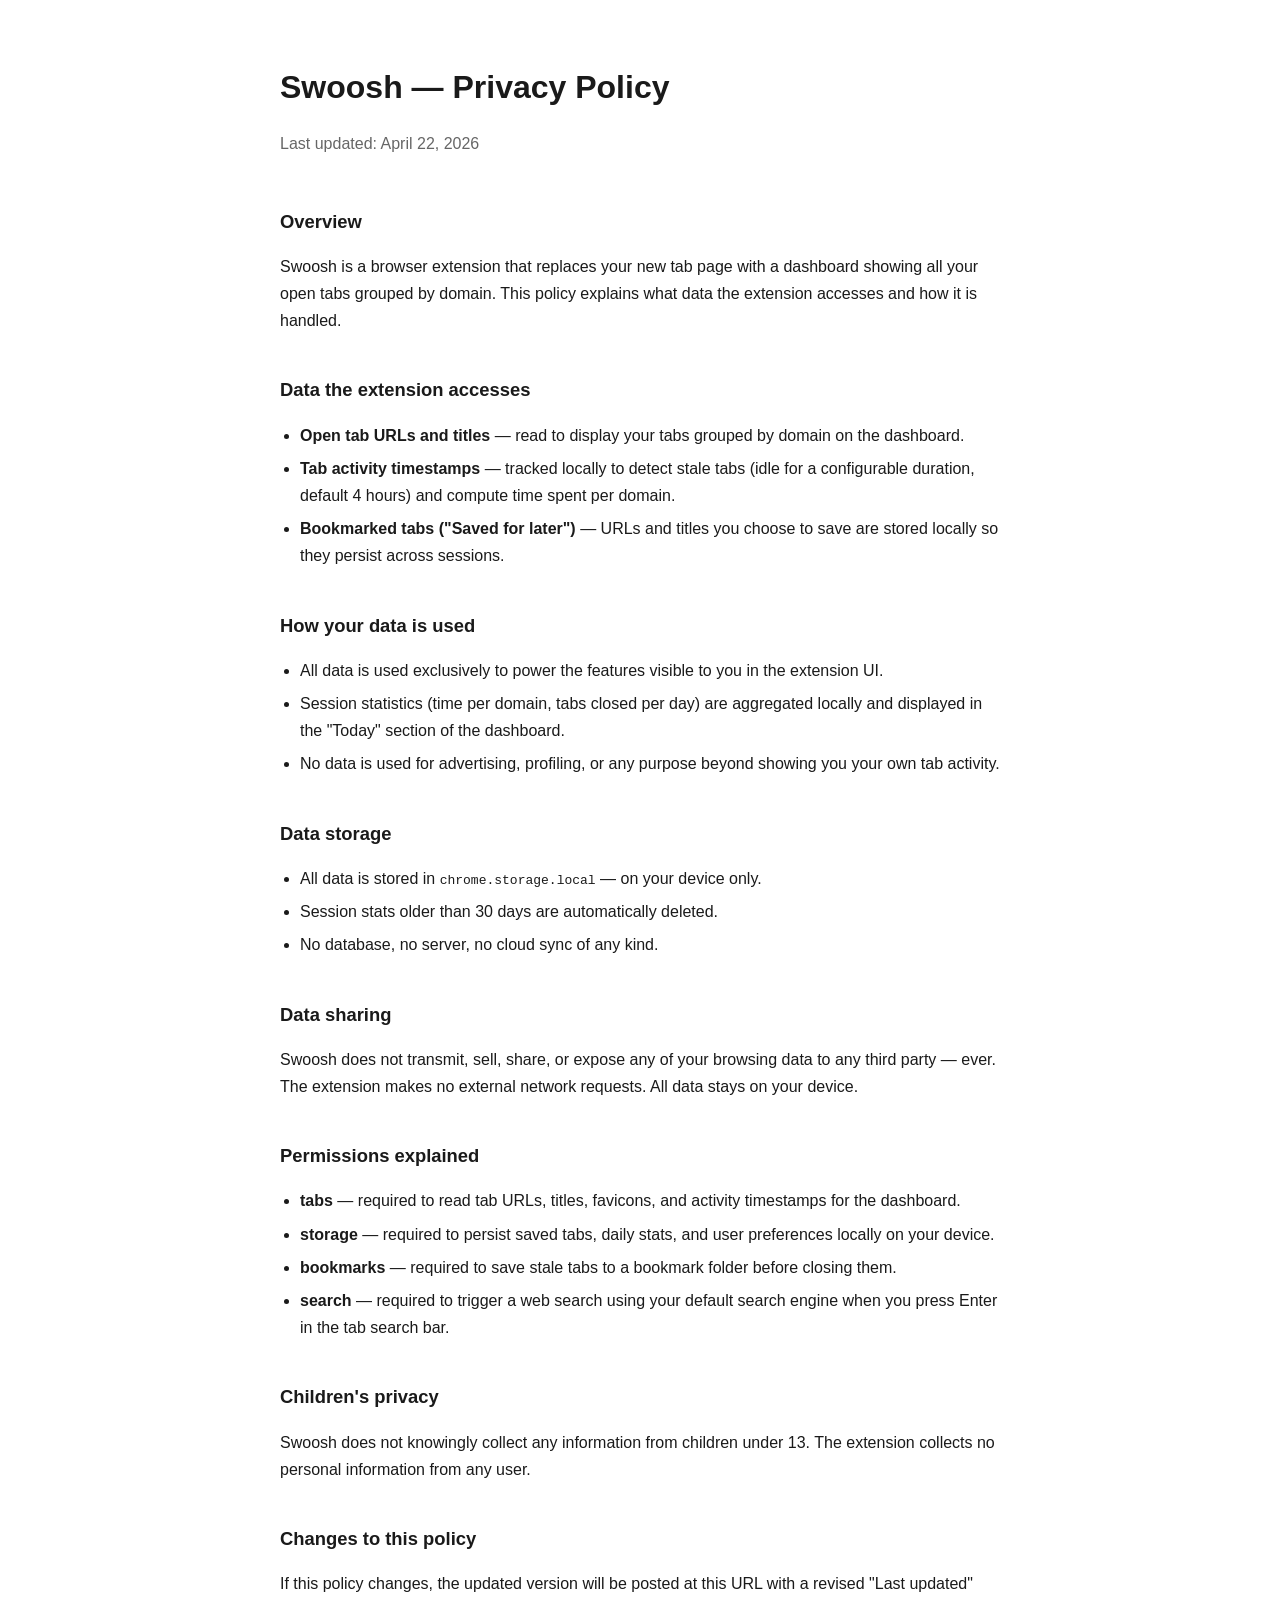
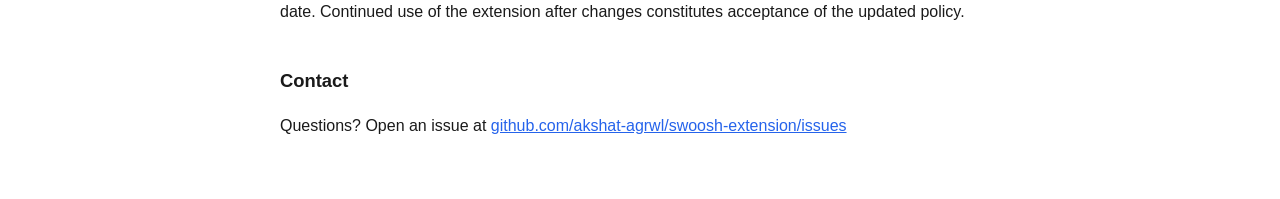
<file: docs/index.html>
<!DOCTYPE html>
<html lang="en">
<head>
  <meta charset="UTF-8" />
  <meta http-equiv="refresh" content="0; url=privacy-policy.html" />
  <title>Swoosh</title>
</head>
<body>
  <a href="privacy-policy.html">Privacy Policy</a>
</body>
</html>
</file>
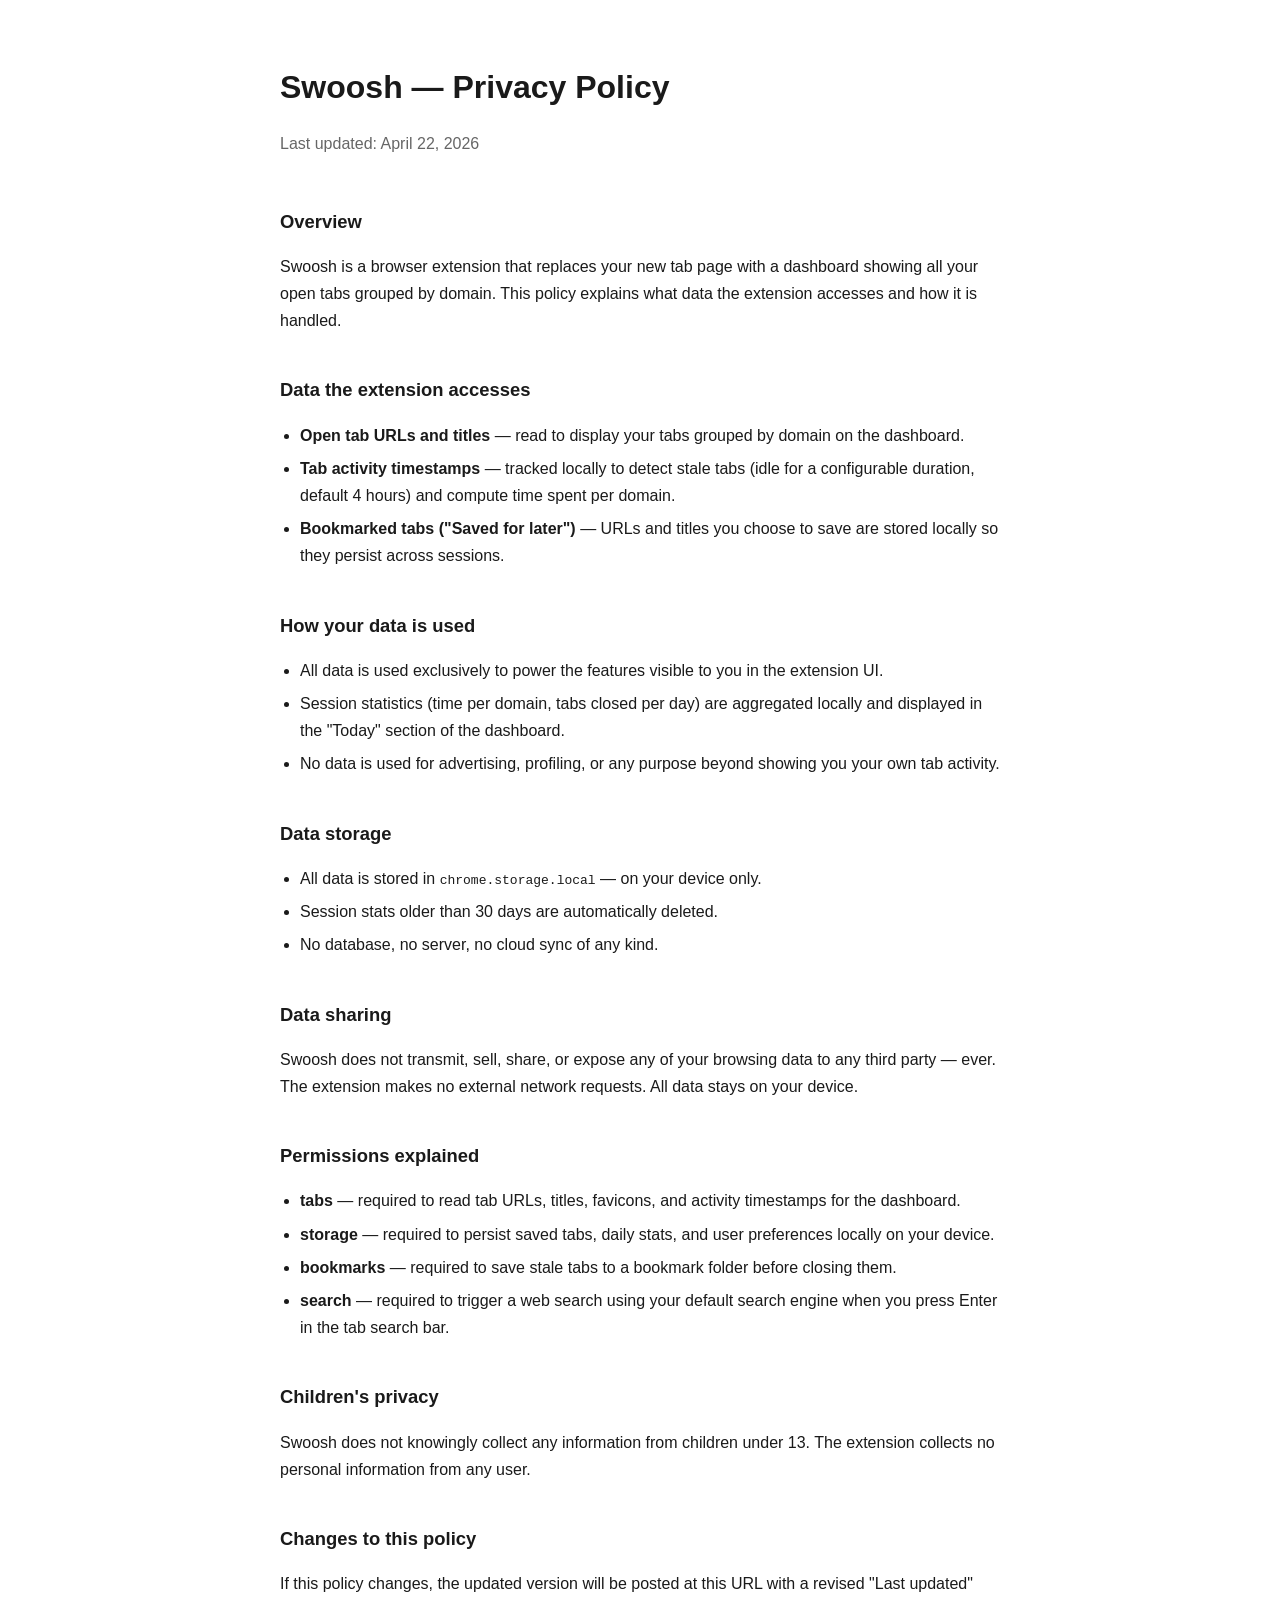
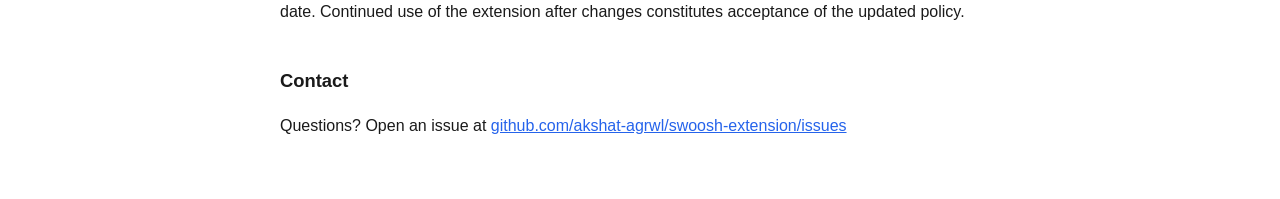
<file: docs/privacy-policy.html>
<!DOCTYPE html>
<html lang="en">
<head>
  <meta charset="UTF-8" />
  <meta name="viewport" content="width=device-width, initial-scale=1.0" />
  <title>Swoosh — Privacy Policy</title>
  <style>
    body {
      font-family: -apple-system, BlinkMacSystemFont, 'Segoe UI', sans-serif;
      max-width: 720px;
      margin: 60px auto;
      padding: 0 24px;
      color: #1a1a1a;
      line-height: 1.7;
    }
    h1 { font-size: 2rem; margin-bottom: 4px; }
    .subtitle { color: #666; margin-bottom: 48px; }
    h2 { font-size: 1.15rem; margin-top: 40px; }
    ul { padding-left: 20px; }
    li { margin-bottom: 6px; }
    a { color: #2563eb; }
  </style>
</head>
<body>

<h1>Swoosh — Privacy Policy</h1>
<p class="subtitle">Last updated: April 22, 2026</p>

<h2>Overview</h2>
<p>
  Swoosh is a browser extension that replaces your new tab page with a dashboard
  showing all your open tabs grouped by domain. This policy explains what data the
  extension accesses and how it is handled.
</p>

<h2>Data the extension accesses</h2>
<ul>
  <li><strong>Open tab URLs and titles</strong> — read to display your tabs grouped by domain on the dashboard.</li>
  <li><strong>Tab activity timestamps</strong> — tracked locally to detect stale tabs (idle for a configurable duration, default 4 hours) and compute time spent per domain.</li>
  <li><strong>Bookmarked tabs ("Saved for later")</strong> — URLs and titles you choose to save are stored locally so they persist across sessions.</li>
</ul>

<h2>How your data is used</h2>
<ul>
  <li>All data is used exclusively to power the features visible to you in the extension UI.</li>
  <li>Session statistics (time per domain, tabs closed per day) are aggregated locally and displayed in the "Today" section of the dashboard.</li>
  <li>No data is used for advertising, profiling, or any purpose beyond showing you your own tab activity.</li>
</ul>

<h2>Data storage</h2>
<ul>
  <li>All data is stored in <code>chrome.storage.local</code> — on your device only.</li>
  <li>Session stats older than 30 days are automatically deleted.</li>
  <li>No database, no server, no cloud sync of any kind.</li>
</ul>

<h2>Data sharing</h2>
<p>
  Swoosh does not transmit, sell, share, or expose any of your browsing data to any
  third party — ever. The extension makes no external network requests. All data
  stays on your device.
</p>

<h2>Permissions explained</h2>
<ul>
  <li><strong>tabs</strong> — required to read tab URLs, titles, favicons, and activity timestamps for the dashboard.</li>
  <li><strong>storage</strong> — required to persist saved tabs, daily stats, and user preferences locally on your device.</li>
  <li><strong>bookmarks</strong> — required to save stale tabs to a bookmark folder before closing them.</li>
  <li><strong>search</strong> — required to trigger a web search using your default search engine when you press Enter in the tab search bar.</li>
</ul>

<h2>Children's privacy</h2>
<p>
  Swoosh does not knowingly collect any information from children under 13.
  The extension collects no personal information from any user.
</p>

<h2>Changes to this policy</h2>
<p>
  If this policy changes, the updated version will be posted at this URL with a revised
  "Last updated" date. Continued use of the extension after changes constitutes acceptance
  of the updated policy.
</p>

<h2>Contact</h2>
<p>
  Questions? Open an issue at
  <a href="https://github.com/akshat-agrwl/swoosh-extension/issues">
    github.com/akshat-agrwl/swoosh-extension/issues
  </a>
</p>

</body>
</html>
</file>
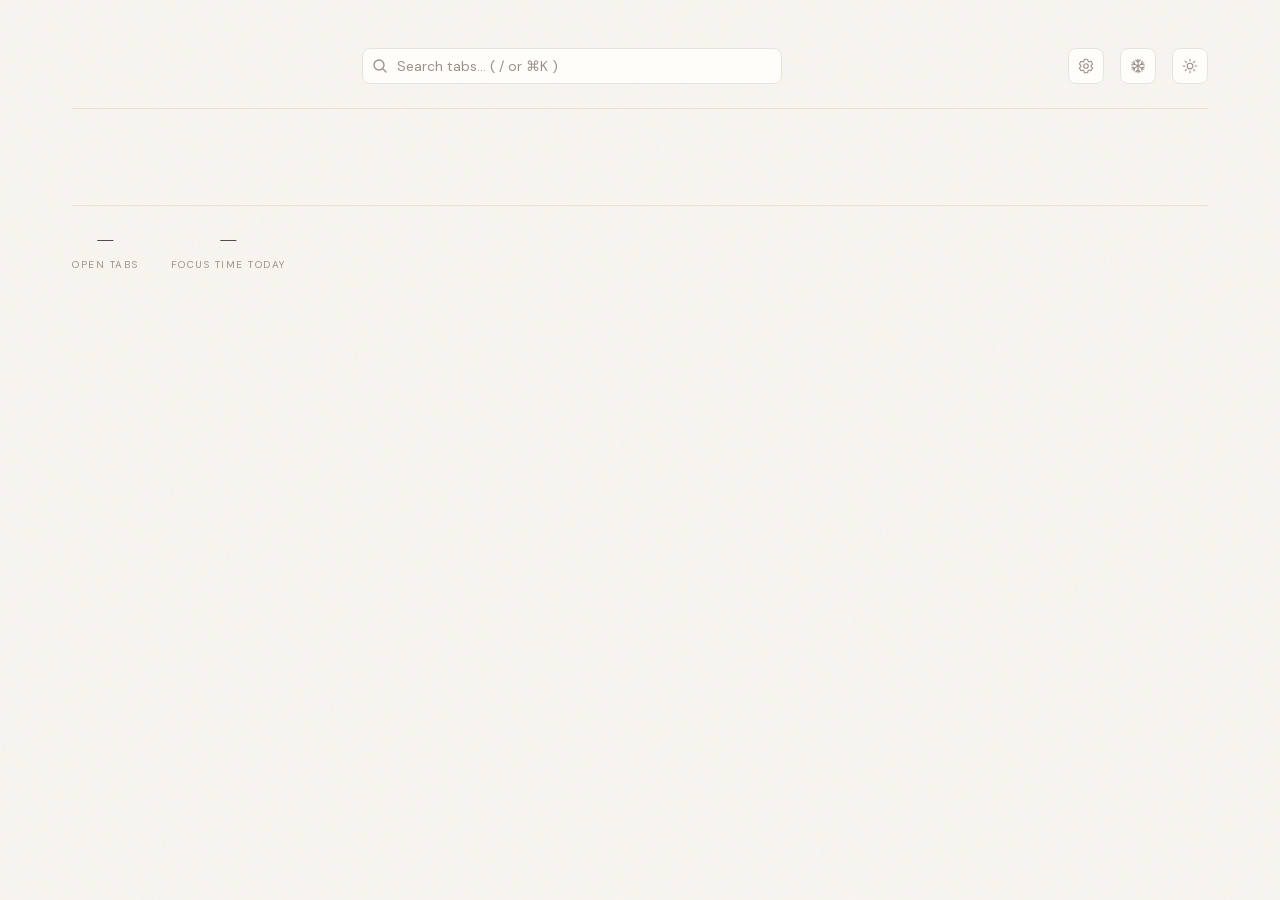
<file: extension/newtab.html>
<!DOCTYPE html>
<html lang="en">
<head>
  <meta charset="UTF-8" />
  <meta name="viewport" content="width=device-width, initial-scale=1.0" />
  <title>Swoosh</title>
  <link rel="icon" type="image/png" href="favicon/favicon-96x96.png" sizes="96x96" />
  <link rel="icon" type="image/svg+xml" href="favicon/favicon.svg" />
  <link rel="shortcut icon" href="favicon/favicon.ico" />
  <link rel="apple-touch-icon" sizes="180x180" href="favicon/apple-touch-icon.png" />
  <link rel="manifest" href="favicon/site.webmanifest" />

  <link rel="stylesheet" href="fonts/fonts.css">
  <link rel="stylesheet" href="style.css">
</head>
<body>

<div class="container">

  <!-- ================================================================
       HEADER — greeting on the left
       ================================================================ -->
  <header>
    <div class="header-left">
      <div class="greeting-row">
        <h1 id="greeting"></h1>
        <div class="clock" id="clockDisplay"></div>
      </div>
    </div>
    <div class="header-center">
      <div class="universal-search-wrap">
        <div class="google-search-box">
          <svg class="search-icon" xmlns="http://www.w3.org/2000/svg" fill="none" viewBox="0 0 24 24" stroke-width="2" stroke="currentColor"><path stroke-linecap="round" stroke-linejoin="round" d="m21 21-5.197-5.197m0 0A7.5 7.5 0 1 0 5.196 5.196a7.5 7.5 0 0 0 10.607 10.607Z" /></svg>
          <input type="text" id="googleSearchInput" placeholder="Search tabs… ( / or ⌘K )" autocomplete="off" role="combobox" aria-autocomplete="list" aria-controls="universalSearchDropdown" aria-expanded="false">
        </div>
        <div class="universal-search-dropdown" id="universalSearchDropdown" role="listbox" hidden></div>
      </div>
    </div>
    <div class="header-right">
      <div class="settings-wrap">
        <button class="theme-toggle" id="settingsToggle" data-tooltip="Settings" aria-expanded="false" aria-controls="settingsPopover">
          <svg class="theme-icon" xmlns="http://www.w3.org/2000/svg" fill="none" viewBox="0 0 24 24" stroke-width="1.5" stroke="currentColor"><path stroke-linecap="round" stroke-linejoin="round" d="M9.594 3.94c.09-.542.56-.94 1.11-.94h2.593c.55 0 1.02.398 1.11.94l.213 1.281c.063.374.313.686.645.87.074.04.147.083.22.127.325.196.72.257 1.075.124l1.217-.456a1.125 1.125 0 0 1 1.37.49l1.296 2.247a1.125 1.125 0 0 1-.26 1.431l-1.003.827c-.293.241-.438.613-.43.992a7.723 7.723 0 0 1 0 .255c-.008.378.137.75.43.991l1.004.827c.424.35.534.955.26 1.43l-1.298 2.247a1.125 1.125 0 0 1-1.369.491l-1.217-.456c-.355-.133-.75-.072-1.076.124a6.47 6.47 0 0 1-.22.128c-.331.183-.581.495-.644.869l-.213 1.281c-.09.543-.56.94-1.11.94h-2.594c-.55 0-1.019-.398-1.11-.94l-.213-1.281c-.062-.374-.312-.686-.644-.87a6.52 6.52 0 0 1-.22-.127c-.325-.196-.72-.257-1.076-.124l-1.217.456a1.125 1.125 0 0 1-1.369-.49l-1.297-2.247a1.125 1.125 0 0 1 .26-1.431l1.004-.827c.292-.24.437-.613.43-.991a6.932 6.932 0 0 1 0-.255c.007-.38-.138-.751-.43-.992l-1.004-.827a1.125 1.125 0 0 1-.26-1.43l1.297-2.247a1.125 1.125 0 0 1 1.37-.491l1.216.456c.356.133.751.072 1.076-.124.072-.044.146-.086.22-.128.332-.183.582-.495.644-.869l.214-1.28Z" /><path stroke-linecap="round" stroke-linejoin="round" d="M15 12a3 3 0 1 1-6 0 3 3 0 0 1 6 0Z" /></svg>
        </button>
        <div class="settings-popover" id="settingsPopover">
          <div class="settings-label">Stale tabs after</div>
          <div class="settings-options" id="staleOptions">
            <button class="settings-opt" data-hours="1">1 hour</button>
            <button class="settings-opt" data-hours="2">2 hours</button>
            <button class="settings-opt" data-hours="4">4 hours</button>
            <button class="settings-opt" data-hours="8">8 hours</button>
            <button class="settings-opt" data-hours="24">1 day</button>
            <button class="settings-opt" data-hours="72">3 days</button>
            <button class="settings-opt" data-hours="168">1 week</button>
            <button class="settings-opt" data-hours="336">2 weeks</button>
          </div>
        </div>
      </div>
      <button class="theme-toggle" id="paletteToggle" data-tooltip="Toggle palette">
        <svg class="theme-icon palette-icon-warm" xmlns="http://www.w3.org/2000/svg" fill="none" viewBox="0 0 24 24" stroke-width="1.5" stroke="currentColor"><path stroke-linecap="round" stroke-linejoin="round" d="M15.362 5.214A8.252 8.252 0 0 1 12 21 8.25 8.25 0 0 1 6.038 7.047 8.287 8.287 0 0 0 9 9.601a8.983 8.983 0 0 1 3.361-6.867 8.21 8.21 0 0 0 3 2.48Z" /><path stroke-linecap="round" stroke-linejoin="round" d="M12 18a3.75 3.75 0 0 0 .495-7.468 5.99 5.99 0 0 0-1.925 3.547 5.975 5.975 0 0 1-2.133-1.001A3.75 3.75 0 0 0 12 18Z" /></svg>
        <svg class="theme-icon palette-icon-cool" xmlns="http://www.w3.org/2000/svg" fill="none" viewBox="0 0 24 24" stroke-width="1.5" stroke="currentColor" stroke-linecap="round" stroke-linejoin="round"><path d="M12 17L9 20M12 17L15 20M12 17V12M12 17V21M12 7L9 4M12 7L15 4M12 7V12M12 7V3M12 12L7.66985 9.49995M12 12L16.3301 14.4999M12 12L7.66985 14.4999M12 12L16.3301 9.49995M16.3301 14.4999L17.4282 18.598M16.3301 14.4999L20.4282 13.4019M16.3301 14.4999L19.7943 16.5M7.66985 9.49995L3.57178 10.598M7.66985 9.49995L6.57178 5.40187M7.66985 9.49995L4.20581 7.5M16.3301 9.49995L20.4282 10.598M16.3301 9.49995L17.4282 5.40187M16.3301 9.49995L19.7943 7.5M7.66985 14.4999L6.57178 18.598M7.66985 14.4999L3.57178 13.4019M7.66985 14.4999L4.20581 16.5" /></svg>
      </button>
      <button class="theme-toggle" id="themeToggle" data-tooltip="Toggle theme">
        <svg class="theme-icon theme-icon-light" xmlns="http://www.w3.org/2000/svg" fill="none" viewBox="0 0 24 24" stroke-width="1.5" stroke="currentColor"><path stroke-linecap="round" stroke-linejoin="round" d="M12 3v2.25m6.364.386-1.591 1.591M21 12h-2.25m-.386 6.364-1.591-1.591M12 18.75V21m-4.773-4.227-1.591 1.591M5.25 12H3m4.227-4.773L5.636 5.636M15.75 12a3.75 3.75 0 1 1-7.5 0 3.75 3.75 0 0 1 7.5 0Z" /></svg>
        <svg class="theme-icon theme-icon-dark" xmlns="http://www.w3.org/2000/svg" fill="none" viewBox="0 0 24 24" stroke-width="1.5" stroke="currentColor"><path stroke-linecap="round" stroke-linejoin="round" d="M21.752 15.002A9.72 9.72 0 0 1 18 15.75c-5.385 0-9.75-4.365-9.75-9.75 0-1.33.266-2.597.748-3.752A9.753 9.753 0 0 0 3 11.25C3 16.635 7.365 21 12.75 21a9.753 9.753 0 0 0 9.002-5.998Z" /></svg>
      </button>
    </div>
  </header>

  <!-- ================================================================
       MAIN CONTENT AREA
       ================================================================ -->
  <div class="dashboard-columns" id="dashboardColumns">

    <!-- LEFT COLUMN: Open tabs -->
    <div class="active-section" id="openTabsSection" style="display:none">
      <div class="col-heading">Open Tabs</div>
      <div class="stale-banner" id="staleBanner" role="status" aria-live="polite" style="display:none">
        <div class="stale-banner-top">
          <div class="stale-banner-identity" id="staleBannerIdentity">
            <div class="tab-cleanup-icon" aria-hidden="true">
              <svg xmlns="http://www.w3.org/2000/svg" fill="none" viewBox="0 0 24 24" stroke-width="1.5" stroke="currentColor">
                <path stroke-linecap="round" stroke-linejoin="round" d="M12 6v6h4.5m4.5 0a9 9 0 1 1-18 0 9 9 0 0 1 18 0Z" />
              </svg>
            </div>
            <span class="stale-banner-title">Stale Tabs</span>
            <span class="stale-banner-count" id="staleBannerCount"></span>
          </div>
          <div class="stale-banner-actions">
            <button class="tab-cleanup-btn tab-cleanup-btn-primary" data-action="save-and-close-stale-tabs" id="staleBannerSaveBtn">Save &amp; close all</button>
            <button class="tab-cleanup-btn tab-cleanup-btn-secondary" data-action="close-stale-tabs" id="staleBannerBtn">Close all</button>
          </div>
        </div>
        <div class="stale-banner-list" id="staleBannerList"></div>
      </div>
      <div class="missions" id="openTabsMissions"></div>
    </div>

    <!-- RIGHT COLUMN: Saved for Later checklist -->
    <div class="deferred-column" id="deferredColumn" style="display:none">
      <div class="col-heading">Saved for Later</div>
      <div class="deferred-list" id="deferredList"></div>
      <div class="deferred-empty" id="deferredEmpty" style="display:none">
        Nothing saved. Living in the moment.
      </div>
      <div class="deferred-archive" id="deferredArchive" style="display:none">
        <button class="archive-toggle" id="archiveToggle">
          <svg class="archive-chevron" xmlns="http://www.w3.org/2000/svg" fill="none" viewBox="0 0 24 24" stroke-width="2" stroke="currentColor"><path stroke-linecap="round" stroke-linejoin="round" d="m19.5 8.25-7.5 7.5-7.5-7.5" /></svg>
          Archive
          <span class="archive-count" id="archiveCount"></span>
        </button>
        <div class="archive-body" id="archiveBody">
          <input type="text" class="archive-search" id="archiveSearch" placeholder="Search archived tabs...">
          <div class="archive-list" id="archiveList"></div>
        </div>
      </div>
    </div>

  </div><!-- end .dashboard-columns -->

  <!-- ================================================================
       STATS SECTION
       ================================================================ -->
  <div class="stats-section" id="statsSection" style="display:none">
    <div class="stats-grid" id="statsGrid"></div>
  </div>

  <!-- ================================================================
       FOOTER
       ================================================================ -->
  <footer>
    <div class="footer-stats">
      <div class="stat">
        <div class="stat-num" id="statTabs">—</div>
        <div class="stat-label">Open tabs</div>
      </div>
      <div class="stat">
        <div class="stat-num" id="statActiveTime">—</div>
        <div class="stat-label">Focus time today</div>
      </div>
    </div>
  </footer>

</div><!-- end .container -->

<!-- TOAST -->
<div class="toast" id="toast">
  <svg xmlns="http://www.w3.org/2000/svg" fill="none" viewBox="0 0 24 24" stroke-width="2" stroke="currentColor">
    <path stroke-linecap="round" stroke-linejoin="round" d="M9 12.75 11.25 15 15 9.75M21 12a9 9 0 1 1-18 0 9 9 0 0 1 18 0Z" />
  </svg>
  <span id="toastText"></span>
  <button class="toast-undo" id="toastUndo" hidden>Undo</button>
</div>


<!-- Storage layer (chrome.storage adapter) -->
<script src="storage.js"></script>
<!-- Main dashboard logic -->
<script src="app.js"></script>
</body>
</html>
</file>
<file: extension/fonts/fonts.css>
@font-face {
  font-family: 'DM Sans';
  font-style: normal;
  font-weight: 300;
  font-display: swap;
  src: url(dm-sans.woff2) format('woff2');
}
@font-face {
  font-family: 'DM Sans';
  font-style: normal;
  font-weight: 400;
  font-display: swap;
  src: url(dm-sans.woff2) format('woff2');
}
@font-face {
  font-family: 'DM Sans';
  font-style: normal;
  font-weight: 500;
  font-display: swap;
  src: url(dm-sans.woff2) format('woff2');
}
@font-face {
  font-family: 'DM Sans';
  font-style: normal;
  font-weight: 600;
  font-display: swap;
  src: url(dm-sans.woff2) format('woff2');
}
@font-face {
  font-family: 'Newsreader';
  font-style: italic;
  font-weight: 300;
  font-display: swap;
  src: url(newsreader-italic.woff2) format('woff2');
}
@font-face {
  font-family: 'Newsreader';
  font-style: italic;
  font-weight: 400;
  font-display: swap;
  src: url(newsreader-italic.woff2) format('woff2');
}
@font-face {
  font-family: 'Newsreader';
  font-style: normal;
  font-weight: 300;
  font-display: swap;
  src: url(newsreader.woff2) format('woff2');
}
@font-face {
  font-family: 'Newsreader';
  font-style: normal;
  font-weight: 400;
  font-display: swap;
  src: url(newsreader.woff2) format('woff2');
}
@font-face {
  font-family: 'Newsreader';
  font-style: normal;
  font-weight: 500;
  font-display: swap;
  src: url(newsreader.woff2) format('woff2');
}
</file>
<file: extension/style.css>
/* ============================================================
   Tab Mission Control — Dashboard Styles
   Extracted directly from mockup.html — do not modify unless
   also updating the mockup. This is the approved design.
   ============================================================ */

:root {
  --ink: #1a1613;
  --paper: #f8f5f0;
  --warm-gray: #e8e2da;
  --muted: #9a918a;
  --accent-amber: #4149d8;
  --accent-amber-rgb: 65, 73, 216;
  --accent-sage: #5a7a62;
  --accent-slate: #5a6b7a;
  --accent-rose: #b35a5a;
  --status-active: #3d7a4a;
  --status-cooling: #b8892e;
  --status-abandoned: #b35a5a;
  --card-bg: #fffdf9;
  --shadow: rgba(26, 22, 19, 0.06);
  --category-work: #4a7ab5;
  --category-social: #4a9a5a;
  --category-dev: #8a6ab5;
  --category-media: #b55a6a;
  --category-ai: #b5823a;
  --category-jio: #3535f3;

  /* Depth tokens (light mode) — see .cursor/rules/design-system.mdc */
  --banner-border: rgba(var(--accent-amber-rgb), 0.2);
  --banner-glow: rgba(var(--accent-amber-rgb), 0.08);
  --banner-shadow: 0 1px 2px rgba(26, 22, 19, 0.04), 0 6px 18px rgba(var(--accent-amber-rgb), 0.07);
  --banner-highlight: rgba(255, 255, 255, 0.7);
  --btn-shadow: 0 1px 2px rgba(var(--accent-amber-rgb), 0.28), 0 2px 8px rgba(var(--accent-amber-rgb), 0.22);
  --btn-shadow-hover: 0 2px 4px rgba(var(--accent-amber-rgb), 0.32), 0 4px 14px rgba(var(--accent-amber-rgb), 0.28);
  --btn-focus-ring: 0 0 0 3px rgba(var(--accent-amber-rgb), 0.22);
  --focus-ring: 0 0 0 3px rgba(var(--accent-amber-rgb), 0.22);
  --surface-raised: #ffffff;

  /* Card depth — more restrained than banner (cards are more numerous) */
  --card-shadow: 0 1px 2px rgba(26, 22, 19, 0.04), 0 2px 8px rgba(26, 22, 19, 0.03);
  --card-shadow-hover: 0 1px 2px rgba(26, 22, 19, 0.05), 0 8px 20px rgba(var(--accent-amber-rgb), 0.08);
  --card-highlight: rgba(255, 255, 255, 0.6);

  /* Motion */
  --ease-snappy: cubic-bezier(0.16, 1, 0.3, 1);
  --dur-fast: 150ms;
  --dur-base: 200ms;
}

* { margin: 0; padding: 0; box-sizing: border-box; }

body {
  font-family: 'DM Sans', sans-serif;
  background: var(--paper);
  color: var(--ink);
  min-height: 100vh;
  -webkit-font-smoothing: antialiased;
}

/* Never show the UA default outline — every interactive element defines
   its own `:focus-visible` ring using `--focus-ring`. This only strips
   the fallback; keyboard focus remains fully visible. */
*:focus {
  outline: none;
}

/* Subtle paper texture */
body::before {
  content: '';
  position: fixed;
  inset: 0;
  background-image: url("data:image/svg+xml,%3Csvg viewBox='0 0 256 256' xmlns='http://www.w3.org/2000/svg'%3E%3Cfilter id='noise'%3E%3CfeTurbulence type='fractalNoise' baseFrequency='0.9' numOctaves='4' stitchTiles='stitch'/%3E%3C/filter%3E%3Crect width='100%25' height='100%25' filter='url(%23noise)' opacity='0.03'/%3E%3C/svg%3E");
  pointer-events: none;
  z-index: 0;
}

.container {
  position: relative;
  z-index: 1;
  max-width: 1200px;
  margin: 0 auto;
  padding: 48px 32px 80px;
}

/* ---- Header ---- */
header {
  display: flex;
  justify-content: space-between;
  align-items: center;
  margin-bottom: 48px;
  padding-bottom: 24px;
  border-bottom: 1px solid var(--warm-gray);
}

.header-center {
  flex: 1;
  display: flex;
  justify-content: center;
  padding: 0 24px;
}

.greeting-row {
  display: flex;
  align-items: baseline;
  gap: 12px;
}

.greeting-row .clock {
  font-size: 14px;
  color: var(--muted);
  font-weight: 400;
  letter-spacing: 0.3px;
}

.header-left h1 {
  font-family: 'Newsreader', serif;
  font-weight: 300;
  font-size: 28px;
  letter-spacing: -0.5px;
  color: var(--ink);
}

.header-right {
  display: flex;
  align-items: center;
  gap: 8px;
}


.google-search-box {
  position: relative;
  display: flex;
  align-items: center;
}

.google-search-box .search-icon {
  position: absolute;
  left: 10px;
  width: 16px;
  height: 16px;
  color: var(--muted);
  pointer-events: none;
}

#googleSearchInput {
  width: 420px;
  height: 36px;
  padding: 0 12px 0 34px;
  border: 1px solid var(--warm-gray);
  border-radius: 8px;
  background: var(--card-bg);
  font-family: 'DM Sans', sans-serif;
  font-size: 14px;
  color: var(--ink);
  outline: none;
  transition:
    border-color var(--dur-fast) ease,
    box-shadow var(--dur-fast) ease;
}

#googleSearchInput:hover {
  border-color: rgba(var(--accent-amber-rgb), 0.3);
}

#googleSearchInput:focus {
  border-color: var(--accent-amber);
  box-shadow: var(--focus-ring);
}

#googleSearchInput::placeholder {
  color: var(--muted);
}

/* ---- Universal search dropdown ---- */
.universal-search-wrap {
  position: relative;
  display: inline-block;
}

.universal-search-dropdown {
  position: fixed;
  background: var(--card-bg);
  border: 1px solid var(--warm-gray);
  border-radius: 12px;
  box-shadow:
    0 1px 2px rgba(26, 22, 19, 0.06),
    0 16px 40px rgba(26, 22, 19, 0.12),
    inset 0 1px 0 var(--card-highlight);
  padding: 6px 0;
  max-height: 420px;
  overflow-y: auto;
  z-index: 99999;
  text-align: left;
}

.theme-dark .universal-search-dropdown {
  box-shadow:
    0 1px 2px rgba(0, 0, 0, 0.4),
    0 16px 40px rgba(0, 0, 0, 0.5),
    inset 0 1px 0 var(--card-highlight);
}

.universal-search-dropdown[hidden] { display: none; }

.usd-row {
  display: flex;
  align-items: center;
  gap: 12px;
  padding: 8px 12px;
  cursor: pointer;
  font-family: 'DM Sans', sans-serif;
  font-size: 14px;
  color: var(--ink);
  user-select: none;
  border-radius: 8px;
  margin: 0 6px;
  transition: background var(--dur-fast) ease, color var(--dur-fast) ease;
}

/* Hover: subtle tint, content colors unchanged. */
.usd-row:hover {
  background: rgba(var(--accent-amber-rgb), 0.08);
}

/* Active (keyboard-selected): prominent amber fill, content goes white. */
.usd-row.is-active {
  background: var(--accent-amber);
  color: #fff;
}

.usd-row.is-active .usd-row-url,
.usd-row.is-active .usd-row-switch {
  color: rgba(255, 255, 255, 0.9);
}

.usd-row.is-active .usd-row-icon {
  color: #fff;
}

.usd-row-icon {
  flex-shrink: 0;
  width: 18px;
  height: 18px;
  display: flex;
  align-items: center;
  justify-content: center;
  color: var(--muted);
}

.usd-row-icon img,
.usd-row-icon svg {
  width: 16px;
  height: 16px;
  border-radius: 4px;
}

.usd-row-text {
  flex: 1;
  min-width: 0;
  white-space: nowrap;
  overflow: hidden;
  text-overflow: ellipsis;
}

.usd-row-url {
  color: var(--muted);
  font-size: 13px;
  margin-left: 6px;
}

/* Tab rows always show a "Switch to Tab" affordance. */
.usd-row-switch {
  display: inline-flex;
  align-items: center;
  gap: 8px;
  flex-shrink: 0;
  font-size: 12px;
  font-weight: 500;
  color: var(--muted);
}

.usd-row-google .usd-row-switch { display: none; }

.usd-row.is-active .usd-row-switch {
  font-weight: 600;
}

.usd-row-switch-arrow {
  display: inline-flex;
  align-items: center;
  justify-content: center;
  width: 22px;
  height: 22px;
  border-radius: 4px;
  font-size: 13px;
  line-height: 1;
}

.usd-row.is-active .usd-row-switch-arrow {
  background: rgba(255, 255, 255, 0.2);
  color: #fff;
}

/* ---- Banner (shared base) -------------------------------------------
   Used by both the duplicate-tabs banner (.tab-cleanup-banner) and the
   stale-tabs banner (.stale-banner).

   Tiered by urgency × frequency — see design-system.mdc §7.
     Default (here)     : T1 — routine/recurring. Neutral sibling of cards.
     .is-urgent modifier: T2 — action required. Tinted fill + accent border
                                + highlight. Apply via JS when counts cross
                                a threshold.
     .is-critical       : T3 — full kit (glow + two-layer colored shadow).
                                Reserved for rare, high-stakes states.

   Keeping the banner neutral at rest means the primary CTA is the only
   amber-saturated element, so color becomes an actual signal again. */
.tab-cleanup-banner,
.stale-banner {
  position: relative;
  background: var(--card-bg);
  border: 1px solid var(--warm-gray);
  border-radius: 12px;
  padding: 16px 20px;
  display: flex;
  box-shadow: var(--card-shadow);
  overflow: hidden;
  transition:
    background var(--dur-base) ease,
    border-color var(--dur-base) ease,
    box-shadow var(--dur-base) ease;
}

/* ---- Urgency escalation ----
   Add via JS when the situation earns it (e.g. duplicate count >= 5 or
   stale count >= 10). Tint + highlight return; the radial glow does NOT.
   The glow is reserved for .is-critical (not currently applied in-app). */
.tab-cleanup-banner.is-urgent,
.stale-banner.is-urgent {
  background: var(--paper);
  border-color: var(--banner-border);
  box-shadow: var(--banner-shadow), inset 0 1px 0 var(--banner-highlight);
}

/* ---- Critical tier (reserved) ----
   Full kit: tinted gradient fill, accent border, two-layer colored shadow,
   inset top highlight, and the corner radial glow. Use sparingly. */
.tab-cleanup-banner.is-critical,
.stale-banner.is-critical {
  background: var(--paper);
  border-color: var(--banner-border);
  box-shadow: var(--banner-shadow), inset 0 1px 0 var(--banner-highlight);
}

.tab-cleanup-banner.is-critical::before,
.stale-banner.is-critical::before {
  content: '';
  position: absolute;
  inset: 0;
  background: radial-gradient(
    120% 180% at 0% 0%,
    var(--banner-glow) 0%,
    transparent 55%
  );
  pointer-events: none;
}

.tab-cleanup-banner.is-critical > *,
.stale-banner.is-critical > * {
  position: relative;
}

/* Duplicate-tabs variant: single-row, icon/title on left, button on right. */
.tab-cleanup-banner {
  align-items: center;
  justify-content: space-between;
  gap: 16px;
  margin-bottom: 16px;
}

.tab-cleanup-left {
  display: flex;
  align-items: center;
  gap: 12px;
  min-width: 0;
}

/* Product-icon style: rounded square, flat neutral tint.
   The icon glyph stays amber so there's a visual thread from the icon
   down to the primary CTA. The *container* is neutral to avoid stacking
   amber-on-amber-on-amber inside a T1 banner. */
.tab-cleanup-icon {
  width: 28px;
  height: 28px;
  border-radius: 8px;
  background: rgba(154, 145, 138, 0.15);
  display: flex;
  align-items: center;
  justify-content: center;
  flex-shrink: 0;
  transition: background var(--dur-base) ease;
}

.tab-cleanup-icon svg {
  width: 16px;
  height: 16px;
  color: var(--accent-amber);
  stroke-width: 2;
}

/* When the banner escalates, the icon container tints to match. */
.tab-cleanup-banner.is-urgent .tab-cleanup-icon,
.stale-banner.is-urgent .tab-cleanup-icon,
.tab-cleanup-banner.is-critical .tab-cleanup-icon,
.stale-banner.is-critical .tab-cleanup-icon {
  background: rgba(var(--accent-amber-rgb), 0.12);
}

/* ---- Buttons ---------------------------------------------------------
   Base shape is shared; visual weight is controlled by the variant class
   (.tab-cleanup-btn-primary for filled accent; .tab-cleanup-btn-secondary
    for ghost). The bare .tab-cleanup-btn defaults to primary for backward
   compatibility with single-action banners.
   --------------------------------------------------------------------- */
.tab-cleanup-btn {
  font-family: 'DM Sans', sans-serif;
  font-size: 13px;
  font-weight: 600;
  line-height: 1;
  padding: 9px 16px;
  height: 34px;
  border-radius: 8px;
  border: 1px solid transparent;
  background: var(--accent-amber);
  color: #fff;
  cursor: pointer;
  white-space: nowrap;
  letter-spacing: -0.005em;
  display: inline-flex;
  align-items: center;
  justify-content: center;
  box-shadow: var(--btn-shadow);
  transition:
    box-shadow 0.18s ease,
    transform 0.18s ease,
    background 0.18s ease,
    border-color 0.18s ease,
    color 0.18s ease;
}

.tab-cleanup-btn:hover {
  box-shadow: var(--btn-shadow-hover);
  transform: translateY(-1px);
}

.tab-cleanup-btn:active {
  transform: translateY(0);
  box-shadow: var(--btn-shadow);
}

.tab-cleanup-btn:focus-visible {
  outline: none;
  box-shadow: var(--btn-shadow), var(--btn-focus-ring);
}

.stale-banner-actions {
  display: flex;
  gap: 8px;
  flex-shrink: 0;
}

/* Secondary (ghost) button — recedes so the primary CTA dominates.
   No accent color, subtle neutral border, muted text. */
.tab-cleanup-btn-secondary {
  background: transparent;
  color: var(--muted);
  border-color: var(--warm-gray);
  box-shadow: none;
}

.tab-cleanup-btn-secondary:hover {
  background: rgba(var(--accent-amber-rgb), 0.06);
  border-color: rgba(var(--accent-amber-rgb), 0.3);
  color: var(--ink);
  box-shadow: none;
  transform: translateY(-1px);
}

.tab-cleanup-btn-secondary:active {
  transform: translateY(0);
}

.tab-cleanup-btn-secondary:focus-visible {
  outline: none;
  box-shadow: var(--btn-focus-ring);
}

/* ---- Section Headers ---- */
.section-header {
  display: flex;
  align-items: center;
  gap: 12px;
  margin-bottom: 20px;
  margin-top: 8px;
}

.section-header h2 {
  font-family: 'Newsreader', serif;
  font-weight: 400;
  font-size: 18px;
  font-style: italic;
  color: var(--muted);
  white-space: nowrap;
}

.section-line {
  flex: 1;
  height: 1px;
  background: var(--warm-gray);
}

.section-count {
  font-size: 12px;
  color: var(--muted);
  font-weight: 500;
  letter-spacing: 0.5px;
  white-space: nowrap;
}

/* ---- Mission Cards ---- */
.missions {
  display: grid;
  grid-template-columns: repeat(auto-fill, minmax(280px, 1fr));
  gap: 12px;
  margin-bottom: 40px;
}

.mission-card {
  background: var(--card-bg);
  border: 1px solid var(--warm-gray);
  border-radius: 12px;
  padding: 16px 20px;
  display: flex;
  flex-direction: column;
  gap: 8px;
  cursor: pointer;
  position: relative;
  overflow: hidden;
  box-shadow: var(--card-shadow), inset 0 1px 0 var(--card-highlight);
  transition:
    box-shadow var(--dur-base) ease,
    translate var(--dur-base) ease,
    border-color var(--dur-base) ease;
}

/* Amber top accent — only shown on cards with duplicate tabs (functional signal). */
.mission-card::before {
  content: '';
  position: absolute;
  top: 0;
  left: 0;
  right: 0;
  height: 2px;
  background: transparent;
}

.mission-card.has-amber-bar::before { background: var(--accent-amber); }

.mission-card:hover {
  box-shadow: var(--card-shadow-hover), inset 0 1px 0 var(--card-highlight);
  border-color: rgba(var(--accent-amber-rgb), 0.25);
  translate: 0 -1px;
}

.mission-card:focus-visible {
  outline: none;
  box-shadow: var(--card-shadow), inset 0 1px 0 var(--card-highlight), var(--focus-ring);
  border-color: rgba(var(--accent-amber-rgb), 0.4);
}

/* Closing animation — card scales down and fades out */
.mission-card.closing {
  opacity: 0;
  transform: scale(0.95);
  transition: opacity 0.25s ease, transform 0.25s ease;
  pointer-events: none;
}

/* Old side status bar — hidden, replaced by top border via ::before */

.mission-content {
  min-width: 0;
}

/* Hide the right-side meta (page count) — info is already in the badge */
.mission-meta {
  display: none;
}

.mission-top {
  display: flex;
  align-items: center;
  gap: 8px;
  cursor: pointer;
}

.card-top-actions {
  display: flex;
  align-items: center;
  gap: 4px;
  margin-left: auto;
  flex-shrink: 0;
}

.card-close-btn,
.card-expand-btn,
.card-dupe-icon {
  width: 28px;
  height: 28px;
  display: flex;
  align-items: center;
  justify-content: center;
  border: none;
  background: none;
  color: var(--muted);
  border-radius: 6px;
  cursor: pointer;
  transition: background var(--dur-fast) ease, color var(--dur-fast) ease;
  flex-shrink: 0;
}

.card-close-btn:hover { background: rgba(181, 90, 106, 0.12); color: var(--accent-rose); }
.card-expand-btn:hover { background: rgba(var(--accent-amber-rgb), 0.08); color: var(--ink); }
.card-dupe-icon:hover { background: rgba(var(--accent-amber-rgb), 0.08); color: var(--accent-amber); }

.card-close-btn:focus-visible,
.card-expand-btn:focus-visible,
.card-dupe-icon:focus-visible { outline: none; box-shadow: var(--focus-ring); }

.card-close-btn svg,
.card-expand-btn svg,
.card-dupe-icon svg { width: 14px; height: 14px; }

.mission-name {
  font-weight: 600;
  font-size: 15px;
  color: var(--ink);
  letter-spacing: -0.2px;
}

/* Category tag — small label on card showing work/social/dev/media/ai */
.cat-tag {
  font-size: 10px;
  font-weight: 600;
  letter-spacing: 0.5px;
  text-transform: uppercase;
  padding: 2px 7px;
  border-radius: 999px;
  flex-shrink: 0;
}

.cat-tag-work   { color: var(--category-work);   background: rgba(74, 122, 181, 0.12); }
.cat-tag-social { color: var(--category-social); background: rgba(74, 154, 90,  0.12); }
.cat-tag-dev    { color: var(--category-dev);    background: rgba(138, 106, 181, 0.12); }
.cat-tag-media  { color: var(--category-media);  background: rgba(181, 90, 106, 0.12); }
.cat-tag-ai     { color: var(--category-ai);     background: rgba(181, 130, 58, 0.12); }

/* Tab indicator badge — shows how many Chrome tabs are still open for this mission */
.open-tabs-badge {
  display: inline-flex;
  align-items: center;
  gap: 4px;
  font-size: 11px;
  font-weight: 600;
  color: var(--accent-amber);
  background: rgba(var(--accent-amber-rgb), 0.1);
  padding: 2px 8px;
  border-radius: 999px;
  font-variant-numeric: tabular-nums;
  line-height: 1.4;
}

.open-tabs-badge svg {
  width: 11px;
  height: 11px;
}

.mission-pages {
  display: flex;
  flex-direction: column;
  gap: 0;
}

/* ---- Collapsed / expanded card states ---- */
.mission-pages.collapsed-chips {
  display: none;
}

.mission-card.is-expanded .mission-pages.collapsed-chips {
  display: flex;
}


.expand-chevron {
  width: 16px;
  height: 16px;
  transition: transform var(--dur-base) var(--ease-snappy);
  flex-shrink: 0;
  display: block;
}

.mission-card.is-expanded .expand-chevron {
  transform: rotate(180deg);
}

/* ---- Tab row — each tab is a full-width row with favicon, title, and actions ---- */
.page-chip {
  font-size: 13px;
  color: var(--ink);
  background: transparent;
  padding: 8px 4px;
  border-radius: 0;
  border: none;
  border-bottom: 1px solid rgba(154, 145, 138, 0.1);
  position: relative;
  display: flex;
  align-items: center;
  gap: 8px;
  line-height: 1.4;
}

.page-chip:last-child,
.page-chip-overflow {
  border-bottom: none;
}

/* Favicon */
.chip-favicon {
  width: 16px;
  height: 16px;
  flex-shrink: 0;
  border-radius: 4px;
}

.favicon-fallback {
  display: inline-flex;
  align-items: center;
  justify-content: center;
  width: 14px;
  height: 14px;
  border-radius: 4px;
  background: var(--warm-gray);
  color: var(--muted);
  font-size: 9px;
  font-weight: 700;
  line-height: 1;
  flex-shrink: 0;
}

.chip-pin-icon {
  display: inline-flex;
  align-items: center;
  flex-shrink: 0;
}

.chip-pin-icon svg {
  width: 12px;
  height: 12px;
  color: var(--accent-amber);
  opacity: 0.7;
}

.chip-pinned {
  border-color: rgba(var(--accent-amber-rgb), 0.25);
}

/* Title text — wraps naturally, no truncation */
.chip-text {
  flex: 1;
  min-width: 0;
  /* Show up to 2 lines, then ellipsis */
  display: -webkit-box;
  -webkit-line-clamp: 2;
  -webkit-box-orient: vertical;
  overflow: hidden;
}

/* Duplicate badge */
.chip-dupe-badge {
  color: var(--accent-amber);
  font-weight: 600;
}

/* Duplicate border highlight */
.chip-has-dupes {
  border-color: rgba(var(--accent-amber-rgb), 0.25);
}

/* Action buttons grouped on the right */
.chip-actions {
  display: flex;
  align-items: center;
  gap: 2px;
  flex-shrink: 0;
  margin-left: auto;
}

/* ---- Chip action buttons (save + close) ----
   Hidden at rest (opacity 0), revealed on row hover/focus. Keeps the
   default list visually quiet while staying fully accessible. */
.chip-action {
  display: inline-flex;
  align-items: center;
  justify-content: center;
  background: none;
  border: none;
  color: var(--muted);
  cursor: pointer;
  width: 24px;
  height: 24px;
  padding: 0;
  border-radius: 6px;
  opacity: 0;
  transition:
    opacity var(--dur-fast) ease,
    color var(--dur-fast) ease,
    background var(--dur-fast) ease;
  flex-shrink: 0;
}

.page-chip:hover .chip-action,
.page-chip:focus-within .chip-action {
  opacity: 1;
}

.chip-action svg {
  width: 14px;
  height: 14px;
}

.chip-action:hover {
  background: rgba(154, 145, 138, 0.12);
  color: var(--ink);
}

.chip-action:focus-visible {
  outline: none;
  opacity: 1;
  box-shadow: var(--focus-ring);
}

.chip-save:hover {
  color: var(--accent-sage);
  background: rgba(90, 122, 98, 0.1);
}

.chip-close:hover {
  color: var(--status-abandoned);
  background: rgba(179, 90, 90, 0.1);
}

.page-chip.clickable {
  cursor: pointer;
  transition: background var(--dur-fast) ease;
}

.page-chip.clickable:hover {
  background: rgba(var(--accent-amber-rgb), 0.05);
}

/* "+N more" overflow chip */
.page-chip-overflow {
  font-size: 12px;
  color: var(--muted);
  padding: 6px 4px;
}

.mission-page-count {
  font-size: 20px;
  font-family: 'Newsreader', serif;
  font-weight: 300;
  color: var(--ink);
  line-height: 1;
}

.mission-page-label {
  font-size: 10px;
  color: var(--muted);
  text-transform: uppercase;
  letter-spacing: 1px;
}



.action-btn {
  font-family: 'DM Sans', sans-serif;
  font-size: 12px;
  font-weight: 600;
  line-height: 1;
  padding: 7px 12px;
  height: 28px;
  border-radius: 8px;
  border: 1px solid var(--warm-gray);
  background: transparent;
  color: var(--muted);
  cursor: pointer;
  display: inline-flex;
  align-items: center;
  gap: 6px;
  letter-spacing: -0.005em;
  transition:
    background var(--dur-fast) ease,
    border-color var(--dur-fast) ease,
    color var(--dur-fast) ease,
    box-shadow var(--dur-fast) ease,
    transform var(--dur-fast) ease;
}

.action-btn:hover {
  background: rgba(var(--accent-amber-rgb), 0.06);
  border-color: rgba(var(--accent-amber-rgb), 0.3);
  color: var(--ink);
  transform: translateY(-1px);
}

.action-btn:active {
  transform: translateY(0);
}

.action-btn:focus-visible {
  outline: none;
  box-shadow: var(--focus-ring);
}

.action-btn svg {
  width: 13px;
  height: 13px;
}

.action-btn.primary {
  background: var(--ink);
  color: var(--paper);
  border-color: var(--ink);
}

.action-btn.primary:hover {
  background: var(--ink);
  color: var(--paper);
  border-color: var(--ink);
  opacity: 0.9;
}

.action-btn.close-tabs:hover {
  color: var(--accent-amber);
  border-color: rgba(var(--accent-amber-rgb), 0.35);
  background: rgba(var(--accent-amber-rgb), 0.08);
}

.action-btn.save-tabs:hover {
  color: var(--accent-sage);
  border-color: rgba(90, 122, 98, 0.35);
  background: rgba(90, 122, 98, 0.08);
}

.action-btn.danger {
  color: var(--status-abandoned);
}

.action-btn.danger:hover {
  border-color: rgba(179, 90, 90, 0.4);
  background: rgba(179, 90, 90, 0.08);
  color: var(--status-abandoned);
}

/* ---- Toast notification ---- */
.toast {
  position: fixed;
  top: 24px;
  right: 24px;
  transform: translateY(-80px);
  background: var(--ink);
  color: var(--paper);
  font-family: 'DM Sans', sans-serif;
  font-size: 13px;
  font-weight: 600;
  padding: 12px 20px;
  border-radius: 12px;
  box-shadow:
    0 1px 2px rgba(0, 0, 0, 0.2),
    0 12px 32px rgba(0, 0, 0, 0.24),
    inset 0 1px 0 rgba(255, 255, 255, 0.1);
  z-index: 100;
  opacity: 0;
  transition:
    opacity 0.4s var(--ease-snappy),
    transform 0.4s var(--ease-snappy);
  pointer-events: none;
  display: flex;
  align-items: center;
  gap: 8px;
  letter-spacing: -0.005em;
}

.toast.visible {
  opacity: 1;
  transform: translateY(0);
}

.toast svg {
  width: 16px;
  height: 16px;
  color: var(--status-active);
}

.toast.has-undo { pointer-events: auto; }

.toast-undo {
  margin-left: 12px;
  padding: 5px 12px;
  border-radius: 6px;
  border: none;
  background: var(--paper);
  color: var(--ink);
  font-family: inherit;
  font-size: 12px;
  font-weight: 700;
  cursor: pointer;
  letter-spacing: 0.2px;
  white-space: nowrap;
  flex-shrink: 0;
  transition: opacity var(--dur-fast) ease;
}
.toast-undo:hover { opacity: 0.85; }
.toast-undo:focus-visible { outline: none; box-shadow: 0 0 0 2px rgba(255,255,255,0.5); }


/* ---- Footer ---- */
footer {
  margin-top: 48px;
  padding-top: 20px;
  border-top: 1px solid var(--warm-gray);
  display: flex;
  justify-content: space-between;
  align-items: center;
}

.footer-stats {
  display: flex;
  gap: 32px;
}

.stat {
  text-align: center;
}

.stat-num {
  font-family: 'Newsreader', serif;
  font-size: 28px;
  font-weight: 300;
  color: var(--ink);
  line-height: 1;
  transition: color var(--dur-base) ease;
}

.stat-label {
  font-size: 10px;
  text-transform: uppercase;
  letter-spacing: 1.5px;
  color: var(--muted);
  margin-top: 4px;
}

/* ---- Animations ---- */
@keyframes fadeUp {
  from { opacity: 0; transform: translateY(12px); }
  to { opacity: 1; transform: translateY(0); }
}

.col-heading {
  font-size: 11px;
  font-weight: 500;
  text-transform: uppercase;
  letter-spacing: 0.08em;
  color: var(--muted);
  margin-bottom: 16px;
}

header { animation: fadeUp 0.5s ease both; }
.tab-cleanup-banner { animation: fadeUp 0.5s ease 0.1s both; }
.active-section .section-header { animation: fadeUp 0.5s ease 0.2s both; }
.active-section .missions .mission-card:nth-child(1) { animation: fadeUp 0.4s ease 0.25s both; }
.active-section .missions .mission-card:nth-child(2) { animation: fadeUp 0.4s ease 0.3s both; }
.active-section .missions .mission-card:nth-child(3) { animation: fadeUp 0.4s ease 0.35s both; }
.active-section .missions .mission-card:nth-child(4)  { animation: fadeUp 0.4s ease 0.40s both; }
.active-section .missions .mission-card:nth-child(5)  { animation: fadeUp 0.35s ease 0.44s both; }
.active-section .missions .mission-card:nth-child(6)  { animation: fadeUp 0.35s ease 0.48s both; }
.active-section .missions .mission-card:nth-child(7)  { animation: fadeUp 0.35s ease 0.52s both; }
.active-section .missions .mission-card:nth-child(8)  { animation: fadeUp 0.35s ease 0.56s both; }
.active-section .missions .mission-card:nth-child(9)  { animation: fadeUp 0.35s ease 0.60s both; }
.active-section .missions .mission-card:nth-child(10) { animation: fadeUp 0.35s ease 0.64s both; }
.active-section .missions .mission-card:nth-child(11) { animation: fadeUp 0.35s ease 0.68s both; }
.active-section .missions .mission-card:nth-child(12) { animation: fadeUp 0.35s ease 0.72s both; }
footer { animation: fadeUp 0.5s ease 0.65s both; }

.deferred-list .deferred-item:nth-child(1) { animation-delay: 0.05s; }
.deferred-list .deferred-item:nth-child(2) { animation-delay: 0.1s; }
.deferred-list .deferred-item:nth-child(3) { animation-delay: 0.15s; }
.deferred-list .deferred-item:nth-child(4) { animation-delay: 0.2s; }
.deferred-list .deferred-item:nth-child(5) { animation-delay: 0.25s; }
.deferred-column .section-header { animation: fadeUp 0.5s ease 0.1s both; }

/* ---- Reduced motion: respect user preference ----
   Collapses durations and disables fade-up intro so the UI stays usable
   for people who get motion sickness or who disable animation OS-wide. */
@media (prefers-reduced-motion: reduce) {
  *,
  *::before,
  *::after {
    animation-duration: 0.01ms !important;
    animation-iteration-count: 1 !important;
    transition-duration: 0.01ms !important;
    scroll-behavior: auto !important;
  }
  .expand-chevron { transition: none; }

}


/* ================================================================
   MISSIONS EMPTY STATE
   Shown when all mission cards have been closed.
   A calm, satisfying "you did it" moment.
   ================================================================ */

.missions-empty-state {
  /* Takes the full grid width — span all columns */
  grid-column: 1 / -1;

  display: flex;
  flex-direction: column;
  align-items: center;
  justify-content: center;
  gap: 12px;

  padding: 56px 24px;
  text-align: center;

  animation: fadeUp 0.5s ease both;
}

/* CSS-drawn checkmark in a glowing circle */
.empty-checkmark {
  width: 56px;
  height: 56px;
  border-radius: 50%;
  background: rgba(90, 122, 98, 0.1);
  border: 1.5px solid rgba(90, 122, 98, 0.3);

  /* Soft sage glow */
  box-shadow: 0 0 0 8px rgba(90, 122, 98, 0.05),
              0 0 0 16px rgba(90, 122, 98, 0.03);

  display: flex;
  align-items: center;
  justify-content: center;

  /* Pop in with a gentle scale animation */
  animation: checkPop 0.5s cubic-bezier(0.34, 1.56, 0.64, 1) 0.1s both;
}

.empty-checkmark svg {
  width: 26px;
  height: 26px;
  color: var(--accent-sage);
  stroke-width: 2.5;
}

@keyframes checkPop {
  from { transform: scale(0.6); opacity: 0; }
  to   { transform: scale(1);   opacity: 1; }
}

.empty-title {
  font-family: 'Newsreader', serif;
  font-size: 20px;
  font-weight: 400;
  font-style: italic;
  color: var(--ink);
  letter-spacing: -0.3px;
}

.empty-subtitle {
  font-size: 13px;
  color: var(--muted);
  font-weight: 400;
  letter-spacing: 0.3px;
}


/* ================================================================
   SAVED FOR LATER — Checklist Column + Archive
   ================================================================ */

/* ---- Two-column layout ---- */
.dashboard-columns {
  display: flex;
  gap: 32px;
  align-items: flex-start;
  transition: gap 0.4s ease;
}

/* Open tabs column takes most of the space */
.dashboard-columns .active-section {
  flex: 1;
  min-width: 0;
  transition: flex 0.4s ease;
}

/* Saved for later column — fixed width on the right, scrolls independently */
.deferred-column {
  width: 300px;
  flex-shrink: 0;
  position: sticky;
  top: 32px;
  max-height: calc(100vh - 64px);
  overflow-y: auto;
  transition: opacity 0.4s ease, transform 0.4s ease, width 0.4s ease;
  opacity: 1;
  transform: translateY(0);
}

.deferred-column.hiding {
  width: 0;
  opacity: 0;
  transform: translateY(8px);
  pointer-events: none;
  overflow: hidden;
}

/* On narrow screens, stack vertically */
@media (max-width: 800px) {
  .dashboard-columns {
    flex-direction: column;
  }
  .deferred-column {
    width: 100%;
    position: static;
  }
}

/* ---- Checklist items ---- */
.deferred-item {
  display: flex;
  align-items: flex-start;
  gap: 10px;
  padding: 10px 0;
  border-bottom: 1px solid rgba(154, 145, 138, 0.12);
  animation: fadeUp 0.3s ease both;
}

.deferred-item:last-child {
  border-bottom: none;
}

/* Custom checkbox */
.deferred-checkbox {
  appearance: none;
  -webkit-appearance: none;
  width: 18px;
  height: 18px;
  border: 1.5px solid var(--warm-gray);
  border-radius: 6px;
  cursor: pointer;
  flex-shrink: 0;
  margin-top: 2px;
  position: relative;
  background: var(--card-bg);
  transition:
    border-color var(--dur-fast) ease,
    background var(--dur-fast) ease,
    box-shadow var(--dur-fast) ease;
}

.deferred-checkbox:hover {
  border-color: var(--accent-sage);
  background: rgba(90, 122, 98, 0.06);
}

.deferred-checkbox:focus-visible {
  outline: none;
  border-color: var(--accent-sage);
  box-shadow: 0 0 0 3px rgba(90, 122, 98, 0.25);
}

.deferred-checkbox:checked {
  background: var(--accent-sage);
  border-color: var(--accent-sage);
}

/* Checkmark inside the checkbox */
.deferred-checkbox:checked::after {
  content: '';
  position: absolute;
  top: 2px;
  left: 5px;
  width: 4px;
  height: 8px;
  border: solid white;
  border-width: 0 2px 2px 0;
  transform: rotate(45deg);
}

/* Item content (title, domain, time) */
.deferred-info {
  flex: 1;
  min-width: 0;
}

.deferred-title {
  font-size: 13px;
  color: var(--ink);
  text-decoration: none;
  display: block;
  overflow: hidden;
  text-overflow: ellipsis;
  white-space: nowrap;
  border-radius: 4px;
  transition: color var(--dur-fast) ease;
}

.deferred-title:hover {
  color: var(--accent-amber);
}

.deferred-title:focus-visible {
  outline: none;
  color: var(--accent-amber);
  box-shadow: var(--focus-ring);
}

.deferred-meta {
  font-size: 11px;
  color: var(--muted);
  margin-top: 2px;
  display: flex;
  gap: 8px;
}

/* Checked-off item — strikethrough + faded */
.deferred-item.checked .deferred-title {
  text-decoration: line-through;
  color: var(--muted);
}

.deferred-item.checked .deferred-meta {
  opacity: 0.5;
}

/* Dismiss (X) button — hidden at rest, revealed on row hover/focus */
.deferred-dismiss {
  background: none;
  border: none;
  color: var(--muted);
  cursor: pointer;
  width: 24px;
  height: 24px;
  padding: 0;
  border-radius: 6px;
  display: inline-flex;
  align-items: center;
  justify-content: center;
  opacity: 0;
  transition:
    opacity var(--dur-fast) ease,
    color var(--dur-fast) ease,
    background var(--dur-fast) ease;
  flex-shrink: 0;
}

.deferred-item:hover .deferred-dismiss,
.deferred-item:focus-within .deferred-dismiss {
  opacity: 1;
}

.deferred-dismiss svg {
  width: 14px;
  height: 14px;
}

.deferred-dismiss:hover {
  color: var(--status-abandoned);
  background: rgba(179, 90, 90, 0.1);
}

.deferred-dismiss:focus-visible {
  outline: none;
  opacity: 1;
  box-shadow: var(--focus-ring);
}

/* Slide-out animation for items being removed */
.deferred-item.removing {
  opacity: 0;
  transform: translateX(20px);
  transition: opacity 0.3s ease, transform 0.3s ease;
}

/* ---- Empty state ---- */
.deferred-empty {
  font-size: 13px;
  color: var(--muted);
  font-style: italic;
  padding: 24px 0;
  text-align: center;
}

/* ---- Archive section ---- */
.deferred-archive {
  margin-top: 16px;
  padding-top: 12px;
  border-top: 1px solid var(--warm-gray);
}

.archive-toggle {
  font-family: 'DM Sans', sans-serif;
  font-size: 12px;
  font-weight: 600;
  color: var(--muted);
  background: none;
  border: none;
  cursor: pointer;
  display: flex;
  align-items: center;
  gap: 6px;
  padding: 6px 8px;
  margin: 0 -8px;
  width: calc(100% + 16px);
  text-align: left;
  border-radius: 6px;
  letter-spacing: -0.005em;
  transition:
    color var(--dur-fast) ease,
    background var(--dur-fast) ease,
    box-shadow var(--dur-fast) ease;
}

.archive-toggle:hover {
  color: var(--ink);
  background: rgba(154, 145, 138, 0.08);
}

.archive-toggle:focus-visible {
  outline: none;
  box-shadow: var(--focus-ring);
}

.archive-chevron {
  width: 14px;
  height: 14px;
  transition: transform var(--dur-base) var(--ease-snappy);
}

.archive-toggle.open .archive-chevron {
  transform: rotate(180deg);
}

.archive-count {
  font-size: 11px;
  color: var(--muted);
  opacity: 0.7;
}

.archive-body {
  padding-top: 12px;
  max-height: 0;
  overflow: hidden;
  transition: max-height 0.3s ease;
}

.archive-body.open {
  max-height: 400px;
  overflow: visible;
}

.archive-list {
  max-height: 190px;
  overflow-y: auto;
  padding-right: 4px;
}

.archive-search {
  font-family: 'DM Sans', sans-serif;
  font-size: 13px;
  width: 100%;
  height: 32px;
  padding: 0 12px;
  border: 1px solid var(--warm-gray);
  border-radius: 8px;
  background: var(--card-bg);
  color: var(--ink);
  outline: none;
  transition:
    border-color var(--dur-fast) ease,
    box-shadow var(--dur-fast) ease;
  margin-bottom: 12px;
}

.archive-search:hover {
  border-color: rgba(var(--accent-amber-rgb), 0.3);
}

.archive-search:focus {
  border-color: var(--accent-amber);
  box-shadow: var(--focus-ring);
}

.archive-search::placeholder {
  color: var(--muted);
}

/* Archive items are simpler — just title + domain + date */
.archive-item {
  display: flex;
  align-items: center;
  gap: 8px;
  padding: 6px 0;
  border-bottom: 1px solid rgba(154, 145, 138, 0.08);
}

.archive-item:last-child {
  border-bottom: none;
}

.archive-item-title {
  font-size: 12px;
  color: var(--muted);
  text-decoration: none;
  overflow: hidden;
  text-overflow: ellipsis;
  white-space: nowrap;
  flex: 1;
  min-width: 0;
  transition: color 0.15s;
}

.archive-item-title:hover {
  color: var(--ink);
}

.archive-item-date {
  font-size: 10px;
  color: var(--muted);
  opacity: 0.6;
  flex-shrink: 0;
}


/* ============================================================
   DARK MODE
   JS always sets .theme-dark or .theme-light on <html>.
   The media query is a no-JS / pre-JS flash-prevention fallback.
   ============================================================ */

@media (prefers-color-scheme: dark) {
  :root:not(.theme-light):not(.theme-dark) {
    --ink: #e4e6ee;
    --paper: #14151a;
    --warm-gray: #262830;
    --muted: #72767f;
    --accent-amber: #5b63e8;
    --accent-amber-rgb: 91, 99, 232;
    --accent-sage: #6a8a72;
    --accent-slate: #7a8b9a;
    --accent-rose: #c36a6a;
    --status-active: #4d8a5a;
    --status-cooling: #c8993e;
    --status-abandoned: #c36a6a;
    --card-bg: #1c1e25;
    --shadow: rgba(0, 0, 0, 0.3);
    --category-work: #5a8ac5;
    --category-social: #5aaa6a;
    --category-dev: #9a7ac5;
    --category-media: #c56a7a;
    --category-ai: #c8924a;
    --category-jio: #3535f3;

    --banner-border: rgba(var(--accent-amber-rgb), 0.28);
    --banner-glow: rgba(var(--accent-amber-rgb), 0.14);
    --banner-shadow: 0 1px 2px rgba(0, 0, 0, 0.4), 0 8px 24px rgba(var(--accent-amber-rgb), 0.14);
    --banner-highlight: rgba(255, 255, 255, 0.04);
    --btn-shadow: 0 1px 2px rgba(0, 0, 0, 0.35), 0 2px 10px rgba(var(--accent-amber-rgb), 0.35);
    --btn-shadow-hover: 0 2px 6px rgba(0, 0, 0, 0.4), 0 6px 18px rgba(var(--accent-amber-rgb), 0.45);
    --btn-focus-ring: 0 0 0 3px rgba(var(--accent-amber-rgb), 0.35);
    --focus-ring: 0 0 0 3px rgba(var(--accent-amber-rgb), 0.35);
    --surface-raised: #1f2128;
    --card-shadow: 0 1px 2px rgba(0, 0, 0, 0.3), 0 2px 8px rgba(0, 0, 0, 0.2);
    --card-shadow-hover: 0 1px 2px rgba(0, 0, 0, 0.35), 0 8px 24px rgba(var(--accent-amber-rgb), 0.18);
    --card-highlight: rgba(255, 255, 255, 0.04);
  }
}

.theme-dark {
  --ink: #e4e6ee;
  --paper: #14151a;
  --warm-gray: #262830;
  --muted: #72767f;
  --accent-amber: #5b63e8;
  --accent-amber-rgb: 91, 99, 232;
  --accent-sage: #6a8a72;
  --accent-slate: #7a8b9a;
  --accent-rose: #c36a6a;
  --status-active: #4d8a5a;
  --status-cooling: #c8993e;
  --status-abandoned: #c36a6a;
  --card-bg: #1c1e25;
  --shadow: rgba(0, 0, 0, 0.3);
  --category-work: #5a8ac5;
  --category-social: #5aaa6a;
  --category-dev: #9a7ac5;
  --category-media: #c56a7a;
  --category-ai: #c8924a;
  --category-jio: #3535f3;

  --banner-border: rgba(var(--accent-amber-rgb), 0.28);
  --banner-glow: rgba(var(--accent-amber-rgb), 0.14);
  --banner-shadow: 0 1px 2px rgba(0, 0, 0, 0.4), 0 8px 24px rgba(var(--accent-amber-rgb), 0.14);
  --banner-highlight: rgba(255, 255, 255, 0.04);
  --btn-shadow: 0 1px 2px rgba(0, 0, 0, 0.35), 0 2px 10px rgba(var(--accent-amber-rgb), 0.35);
  --btn-shadow-hover: 0 2px 6px rgba(0, 0, 0, 0.4), 0 6px 18px rgba(var(--accent-amber-rgb), 0.45);
  --btn-focus-ring: 0 0 0 3px rgba(var(--accent-amber-rgb), 0.35);
  --focus-ring: 0 0 0 3px rgba(var(--accent-amber-rgb), 0.35);
  --surface-raised: #1f2128;
  --card-shadow: 0 1px 2px rgba(0, 0, 0, 0.3), 0 2px 8px rgba(0, 0, 0, 0.2);
  --card-shadow-hover: 0 1px 2px rgba(0, 0, 0, 0.35), 0 8px 24px rgba(var(--accent-amber-rgb), 0.18);
  --card-highlight: rgba(255, 255, 255, 0.04);
}

.theme-dark body::before {
  opacity: 0.015;
}

/* ---- Settings popover ---- */
.settings-wrap {
  position: relative;
}

.settings-popover {
  position: fixed;
  top: 0;
  right: 0;
  background: #1a1714;
  color: #f5f0eb;
  border-radius: 12px;
  padding: 12px;
  min-width: 148px;
  box-shadow:
    0 1px 2px rgba(0, 0, 0, 0.3),
    0 12px 32px rgba(0, 0, 0, 0.5);
  z-index: 200;
  display: none;
  flex-direction: column;
  gap: 4px;
}

.settings-popover.is-open {
  display: flex;
}

.settings-label {
  font-size: 10px;
  font-weight: 600;
  color: rgba(245, 240, 235, 0.4);
  text-transform: uppercase;
  letter-spacing: 1px;
  padding: 0 4px 8px;
  border-bottom: 1px solid rgba(245, 240, 235, 0.1);
  margin-bottom: 4px;
}

.settings-options {
  display: flex;
  flex-direction: column;
  gap: 2px;
}

.settings-opt {
  width: 100%;
  text-align: left;
  padding: 6px 8px;
  border: none;
  background: none;
  color: rgba(245, 240, 235, 0.7);
  font-family: inherit;
  font-size: 13px;
  font-weight: 400;
  cursor: pointer;
  border-radius: 6px;
  transition: background var(--dur-fast) ease, color var(--dur-fast) ease;
}

.settings-opt:hover {
  background: rgba(245, 240, 235, 0.1);
  color: #f5f0eb;
}

.settings-opt.is-active {
  background: rgba(245, 240, 235, 0.15);
  color: #f5f0eb;
  font-weight: 600;
}

.settings-opt:focus-visible {
  outline: none;
  box-shadow: 0 0 0 2px rgba(255, 255, 255, 0.4);
}

/* ---- Theme toggle button ---- */
.theme-toggle {
  width: 36px;
  height: 36px;
  border: 1px solid var(--warm-gray);
  border-radius: 8px;
  background: var(--card-bg);
  cursor: pointer;
  display: flex;
  align-items: center;
  justify-content: center;
  margin-left: 8px;
  flex-shrink: 0;
  transition:
    border-color var(--dur-fast) ease,
    background var(--dur-fast) ease,
    box-shadow var(--dur-fast) ease;
}

.theme-toggle:hover {
  border-color: rgba(var(--accent-amber-rgb), 0.4);
  background: rgba(var(--accent-amber-rgb), 0.06);
}

.theme-toggle:focus-visible {
  outline: none;
  box-shadow: var(--focus-ring);
  border-color: var(--accent-amber);
}

.theme-icon {
  width: 18px;
  height: 18px;
  color: var(--muted);
  transition: color var(--dur-fast) ease;
}

.theme-toggle:hover .theme-icon {
  color: var(--accent-amber);
}

/* Sun icon shown in dark mode (click to go light), moon in light mode */
.theme-icon-light { display: block; }
.theme-icon-dark  { display: none; }

.theme-dark .theme-icon-light { display: none; }
.theme-dark .theme-icon-dark  { display: block; }

/* Palette-toggle icon swap */
.palette-icon-warm { display: none; }
.palette-icon-cool { display: block; }
.palette-warm .palette-icon-cool { display: none; }
.palette-warm .palette-icon-warm { display: block; }


/* ============================================================
   WARM PALETTE — original amber + paper theme
   Applied via .palette-warm on <html>. Cool is the default.
   ============================================================ */

.palette-warm {
  --ink: #1a1613;
  --paper: #f8f5f0;
  --warm-gray: #e8e2da;
  --muted: #9a918a;
  --accent-amber: #c8713a;
  --accent-amber-rgb: 200, 113, 58;
  --card-bg: #fffdf9;
  --shadow: rgba(26, 22, 19, 0.06);
  --surface-raised: #fffdf9;
}

.palette-warm.theme-dark {
  --ink: #e8e2da;
  --paper: #1a1613;
  --warm-gray: #2a2520;
  --muted: #7a716a;
  --accent-amber: #d4874a;
  --accent-amber-rgb: 212, 135, 74;
  --card-bg: #221f1b;
  --shadow: rgba(0, 0, 0, 0.2);
  --surface-raised: #2a2420;
}

@media (prefers-color-scheme: dark) {
  .palette-warm:not(.theme-light):not(.theme-dark) {
    --ink: #e8e2da;
    --paper: #1a1613;
    --warm-gray: #2a2520;
    --muted: #7a716a;
    --accent-amber: #d4874a;
    --accent-amber-rgb: 212, 135, 74;
    --card-bg: #221f1b;
    --shadow: rgba(0, 0, 0, 0.2);
    --surface-raised: #2a2420;
  }
}


/* ============================================================
   STALE TABS CARD
   Amber-tinted card for idle tabs
   ============================================================ */

/* ── Stale tabs banner ──────────────────────────────────────────── */

/* Stale-tabs variant: two-row (title row on top, chip list below).
   Base banner styling (surface, border, shadow, glow) is shared with
   .tab-cleanup-banner — see the "Accent banner (shared base)" block. */
.stale-banner {
  flex-direction: column;
  gap: 0;
  margin-bottom: 30px;
  animation: fadeUp 0.4s ease 0.15s both;
}

.stale-banner-top {
  display: flex;
  align-items: center;
  justify-content: space-between;
  gap: 16px;
  min-height: 34px;
}

.stale-banner-identity {
  display: flex;
  align-items: center;
  gap: 12px;
  min-width: 0;
  position: relative;
}

/* ── Generic tooltip (global, appended to body to escape overflow:hidden) ───── */
#swoosh-tooltip {
  position: fixed;
  z-index: 99999;
  background: #1a1714;
  color: rgba(255,255,255,0.85);
  font-size: 12px;
  font-weight: 400;
  padding: 5px 10px;
  border-radius: 6px;
  pointer-events: none;
  opacity: 0;
  transform: translateY(-4px);
  transition: opacity 120ms ease, transform 120ms ease;
  max-width: 320px;
  white-space: normal;
  word-break: break-word;
}

#swoosh-tooltip.is-visible {
  opacity: 1;
  transform: translateY(0);
}

@media (prefers-reduced-motion: reduce) {
  #swoosh-tooltip { transition: none; }
}

.stale-banner-title {
  font-size: 14px;
  font-weight: 600;
  color: var(--ink);
  letter-spacing: -0.006em;
}

/* Neutral count badge — the banner itself already conveys urgency,
   so this recedes rather than shouting alongside the primary CTA. */
.stale-banner-count {
  display: inline-flex;
  align-items: center;
  justify-content: center;
  min-width: 22px;
  height: 20px;
  padding: 0 7px;
  border-radius: 999px;
  background: rgba(var(--accent-amber-rgb), 0.1);
  color: var(--accent-amber);
  font-size: 11px;
  font-weight: 600;
  font-variant-numeric: tabular-nums;
  line-height: 1;
}

.stale-banner-actions {
  display: flex;
  flex-shrink: 0;
  align-items: center;
  gap: 8px;
}

.stale-banner .tab-cleanup-btn {
  flex-shrink: 0;
}


/* Chip list — always visible */
.stale-banner-list {
  display: grid;
  grid-template-columns: repeat(auto-fill, minmax(180px, 1fr));
  gap: 8px;
  margin-top: 16px;
  padding-top: 16px;
  border-top: 1px solid var(--warm-gray);
}

/* Chips sit on top of the tinted banner — they use a raised surface bg
   for clean figure/ground separation (Gestalt). Close X is revealed on
   hover to keep the default state visually quiet. */
.stale-tab-chip {
  display: inline-flex;
  align-items: center;
  justify-content: space-between;
  gap: 6px;
  background: var(--surface-raised);
  border: 1px solid var(--warm-gray);
  border-radius: 8px;
  padding: 6px 8px 6px 10px;
  font-size: 12px;
  font-weight: 500;
  color: var(--ink);
  cursor: pointer;
  transition:
    border-color 0.15s ease,
    background 0.15s ease,
    box-shadow 0.15s ease,
    opacity 0.3s ease,
    transform 0.3s ease;
  max-width: 100%;
  min-width: 0;
}

.stale-tab-chip:hover {
  border-color: rgba(var(--accent-amber-rgb), 0.35);
  box-shadow: 0 1px 2px rgba(var(--accent-amber-rgb), 0.1);
}

.stale-tab-chip:focus-visible {
  outline: none;
  border-color: rgba(var(--accent-amber-rgb), 0.5);
  box-shadow: var(--btn-focus-ring);
}

.stale-tab-chip img {
  flex-shrink: 0;
  border-radius: 4px;
}

.stale-tab-title {
  overflow: hidden;
  text-overflow: ellipsis;
  white-space: nowrap;
  flex: 1;
  min-width: 0;
}

.stale-tab-x {
  font-size: 16px;
  line-height: 1;
  color: var(--muted);
  opacity: 0;
  width: 18px;
  height: 18px;
  display: inline-flex;
  align-items: center;
  justify-content: center;
  border-radius: 6px;
  transition: opacity 0.15s ease, background 0.15s ease, color 0.15s ease;
  flex-shrink: 0;
  cursor: pointer;
}

.stale-tab-keep {
  font-size: 13px;
  line-height: 1;
  color: var(--muted);
  opacity: 0;
  width: 18px;
  height: 18px;
  display: inline-flex;
  align-items: center;
  justify-content: center;
  border-radius: 6px;
  transition: opacity 0.15s ease, background 0.15s ease, color 0.15s ease;
  flex-shrink: 0;
  cursor: pointer;
}

.stale-tab-chip:hover .stale-tab-keep,
.stale-tab-chip:focus-within .stale-tab-keep {
  opacity: 1;
}

.stale-tab-keep:hover {
  background: rgba(90, 122, 98, 0.12);
  color: var(--accent-sage);
}

.stale-tab-chip:hover .stale-tab-x,
.stale-tab-chip:focus-within .stale-tab-x {
  opacity: 1;
}

.stale-tab-x:hover {
  background: rgba(179, 90, 90, 0.1);
  color: var(--status-abandoned);
}


/* ============================================================
   STATS SECTION — usage analytics
   ============================================================ */

.stats-section {
  margin-top: 48px;
  animation: fadeUp 0.4s ease both;
}

.stats-grid {
  display: grid;
  grid-template-columns: 1fr 1fr 1fr;
  gap: 20px;
  margin-top: 16px;
}

@media (max-width: 800px) {
  .stats-grid {
    grid-template-columns: 1fr;
  }
}

/* ── Summary tiles ── */

.stats-tiles {
  display: flex;
  flex-direction: column;
  gap: 12px;
}

.stat-tile {
  background: var(--card-bg);
  border: 1px solid var(--warm-gray);
  border-radius: 12px;
  padding: 16px 20px;
  box-shadow: var(--card-shadow), inset 0 1px 0 var(--card-highlight);
  transition:
    border-color var(--dur-base) ease,
    box-shadow var(--dur-base) ease,
    transform var(--dur-base) ease;
}

.stat-tile:hover {
  border-color: rgba(var(--accent-amber-rgb), 0.25);
  box-shadow: var(--card-shadow-hover), inset 0 1px 0 var(--card-highlight);
  transform: translateY(-1px);
}

.stat-tile-num {
  font-family: 'Newsreader', serif;
  font-size: 26px;
  font-weight: 300;
  color: var(--ink);
  line-height: 1;
}

.stat-tile-label {
  font-size: 10px;
  text-transform: uppercase;
  letter-spacing: 1.5px;
  color: var(--muted);
  margin-top: 4px;
}

/* ── Stats panel (domain chart, trend chart) ── */

.stats-panel {
  background: var(--card-bg);
  border: 1px solid var(--warm-gray);
  border-radius: 12px;
  padding: 20px;
  box-shadow: var(--card-shadow), inset 0 1px 0 var(--card-highlight);
}

.stats-panel-title {
  font-size: 11px;
  text-transform: uppercase;
  letter-spacing: 1.2px;
  color: var(--muted);
  margin-bottom: 14px;
}

/* ── Domain bar chart ── */

.domain-bar-row {
  display: flex;
  align-items: center;
  gap: 10px;
  margin-bottom: 10px;
}

.domain-bar-row:last-child {
  margin-bottom: 0;
}

.domain-bar-label {
  font-size: 12px;
  color: var(--ink);
  width: 100px;
  flex-shrink: 0;
  overflow: hidden;
  text-overflow: ellipsis;
  white-space: nowrap;
}

.domain-bar-track {
  flex: 1;
  height: 8px;
  background: var(--warm-gray);
  border-radius: 4px;
  overflow: hidden;
}

.domain-bar-fill {
  height: 100%;
  background: var(--accent-sage);
  border-radius: 4px;
  transition: width 0.6s ease;
}

.domain-bar-time {
  font-size: 11px;
  color: var(--muted);
  width: 48px;
  text-align: right;
  flex-shrink: 0;
}

/* ── 7-day trend chart ── */

.trend-chart {
  display: flex;
  align-items: flex-end;
  gap: 6px;
  height: 100px;
}

.trend-col {
  flex: 1;
  display: flex;
  flex-direction: column;
  align-items: center;
  height: 100%;
  justify-content: flex-end;
}

.trend-bar {
  width: 100%;
  max-width: 28px;
  background: var(--accent-slate);
  border-radius: 4px 4px 0 0;
  min-height: 2px;
  transition: height 0.6s ease;
}

.trend-today .trend-bar {
  background: var(--accent-amber);
}

.trend-label {
  font-size: 10px;
  color: var(--muted);
  margin-top: 6px;
  text-transform: uppercase;
  letter-spacing: 0.5px;
}
</file>
